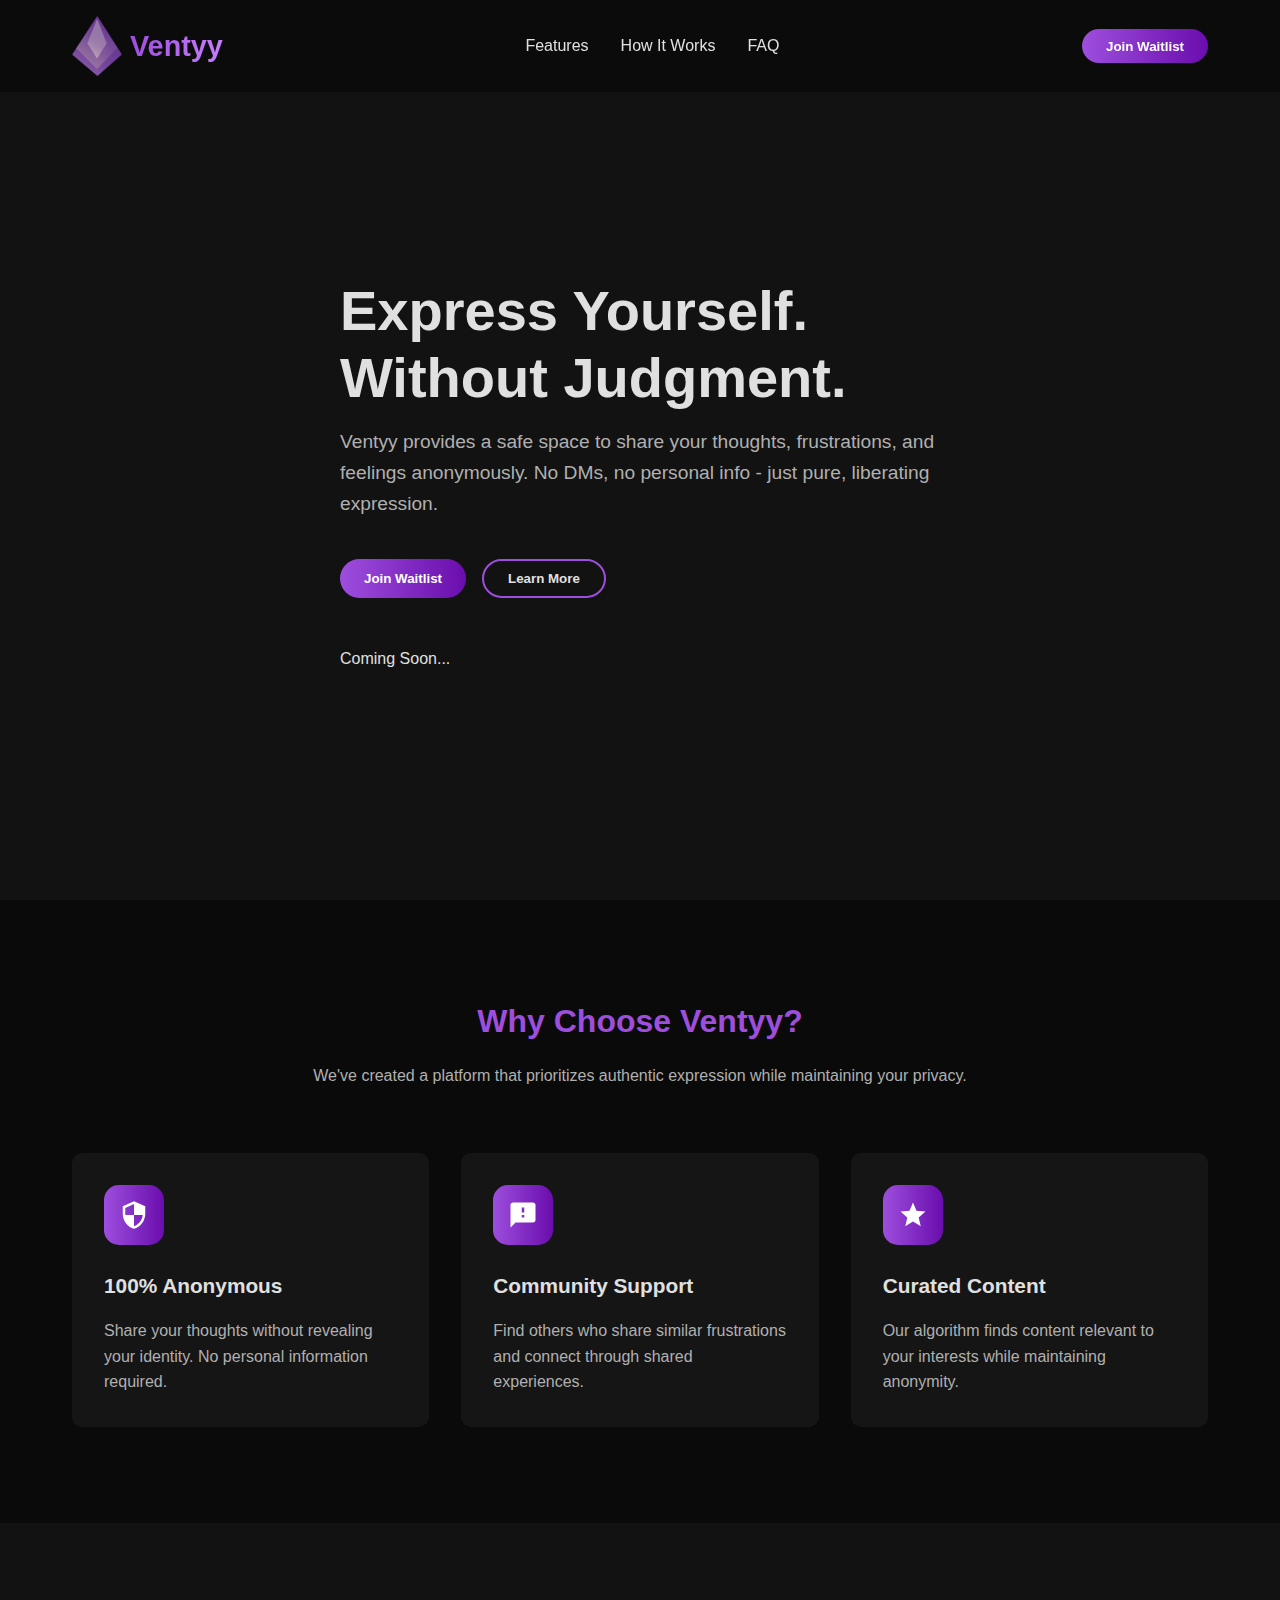
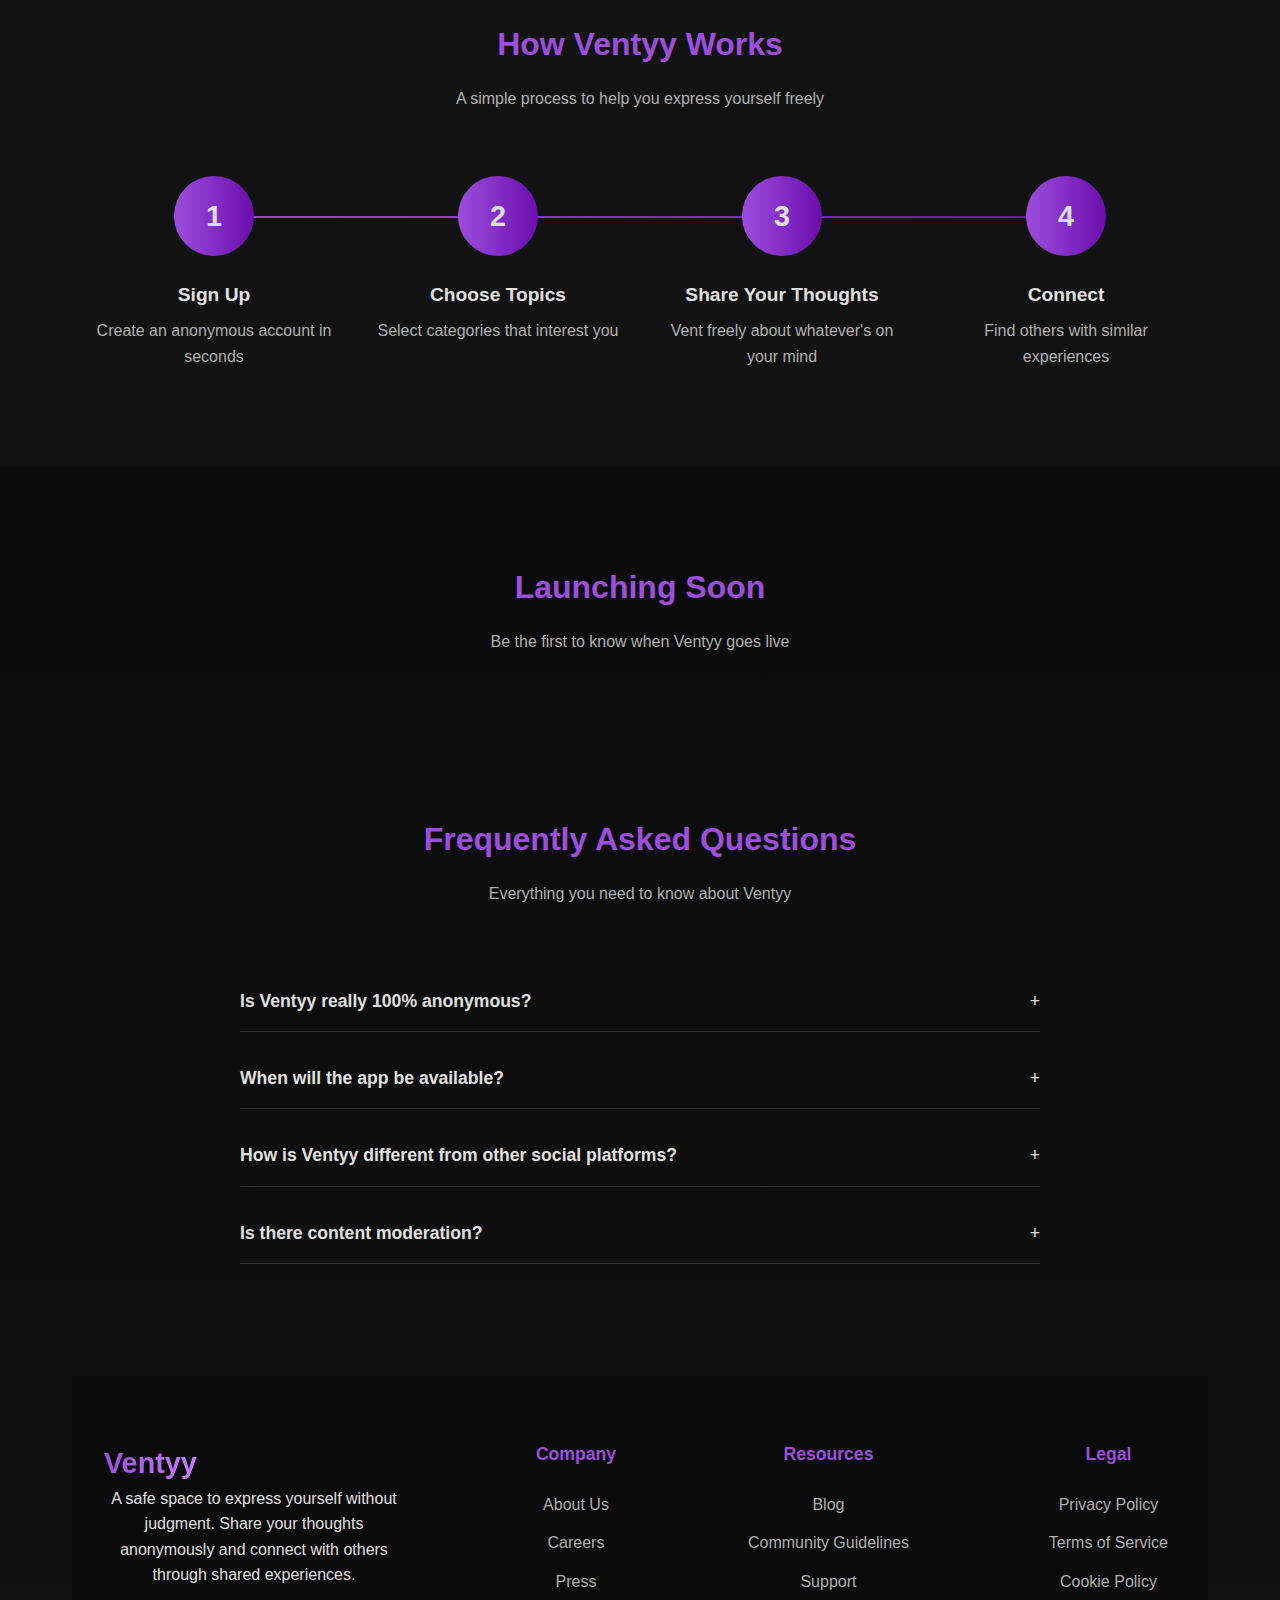
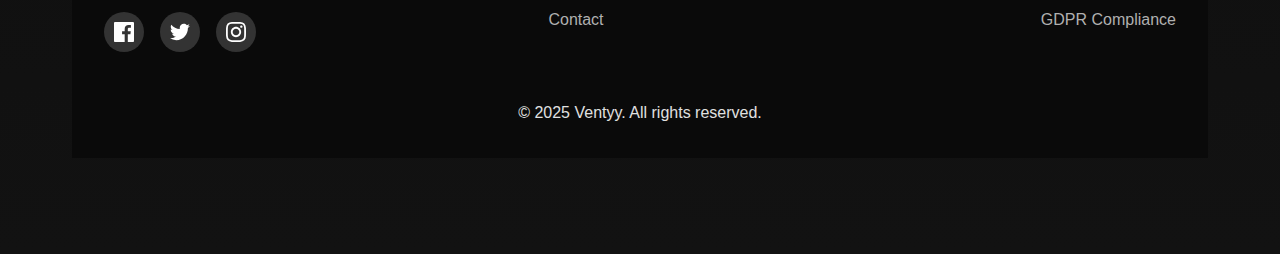
<file: index.html>
<!DOCTYPE html>
<html lang="en">
<head>
    <meta charset="UTF-8">
    <meta name="viewport" content="width=device-width, initial-scale=1.0">
    <title>Ventyy - Express Yourself, Anonymously</title>
    <link rel="stylesheet" href="style.css"> 
</head>
<body>
    <!-- Header -->
    <header>
        <div class="container">
            <nav>
                <div class="logo">
                    <img src = "Logo Refined.png" alt="Ventyy Logo" width="50" height="60">
                    <h1>Ventyy</h1>
                </div>
                <div class="nav-links">
                    <a href="#features">Features</a>
                    <a href="#how-it-works">How It Works</a>
                    <a href="#faq">FAQ</a>
                </div>
                <button class="cta-button">Join Waitlist</button>
            </nav>
        </div>
    </header>

    <!-- Hero Section -->
    <section class="hero">
        <div class="container">
            <div class="hero-content">
                <h2>Express Yourself.<br>Without Judgment.</h2>
                <p>Ventyy provides a safe space to share your thoughts, frustrations, and feelings anonymously. No DMs, no personal info - just pure, liberating expression.</p>
                <div class="hero-buttons">
                    <button class="cta-button">Join Waitlist</button>
                    <button class="secondary-button">Learn More</button>
                </div>
                <div class="coming-soon-tag">
                    <span>Coming Soon...</span>
                </div>
            </div>
           <!-- <div class="hero-graphic">
                <div class="glow"></div>
                <div class="mockup">
                    <img src= alt="Ventyy App Mockup">
                </div>
            </div> -->
        </div>
    </section>

    <!-- Features Section -->
    <section class="features" id="features">
        <div class="container">
            <div class="section-header">
                <h3>Why Choose Ventyy?</h3>
                <p>We've created a platform that prioritizes authentic expression while maintaining your privacy.</p>
            </div>
            <div class="feature-grid">
                <div class="feature-card">
                    <div class="feature-icon">
                        <svg xmlns="http://www.w3.org/2000/svg" viewBox="0 0 24 24">
                            <path d="M12 1L3 5v6c0 5.55 3.84 10.74 9 12 5.16-1.26 9-6.45 9-12V5l-9-4zm0 10.99h7c-.53 4.12-3.28 7.79-7 8.94V12H5V6.3l7-3.11v8.8z" fill="white"/>
                        </svg>
                    </div>
                    <h4>100% Anonymous</h4>
                    <p>Share your thoughts without revealing your identity. No personal information required.</p>
                </div>
                <div class="feature-card">
                    <div class="feature-icon">
                        <svg xmlns="http://www.w3.org/2000/svg" viewBox="0 0 24 24">
                            <path d="M20 2H4c-1.1 0-1.99.9-1.99 2L2 22l4-4h14c1.1 0 2-.9 2-2V4c0-1.1-.9-2-2-2zm-7 12h-2v-2h2v2zm0-4h-2V6h2v4z" fill="white"/>
                        </svg>
                    </div>
                    <h4>Community Support</h4>
                    <p>Find others who share similar frustrations and connect through shared experiences.</p>
                </div>
                <div class="feature-card">
                    <div class="feature-icon">
                        <svg xmlns="http://www.w3.org/2000/svg" viewBox="0 0 24 24">
                            <path d="M12 17.27L18.18 21l-1.64-7.03L22 9.24l-7.19-.61L12 2 9.19 8.63 2 9.24l5.46 4.73L5.82 21z" fill="white"/>
                        </svg>
                    </div>
                    <h4>Curated Content</h4>
                    <p>Our algorithm finds content relevant to your interests while maintaining anonymity.</p>
                </div>
            </div>
        </div>
    </section>

    <!-- How It Works -->
    <section class="how-it-works" id="how-it-works">
        <div class="container">
            <div class="section-header">
                <h3>How Ventyy Works</h3>
                <p>A simple process to help you express yourself freely</p>
            </div>
            <div class="steps">
                <div class="step">
                    <div class="step-number">1</div>
                    <h4>Sign Up</h4>
                    <p>Create an anonymous account in seconds</p>
                </div>
                <div class="step">
                    <div class="step-number">2</div>
                    <h4>Choose Topics</h4>
                    <p>Select categories that interest you</p>
                </div>
                <div class="step">
                    <div class="step-number">3</div>
                    <h4>Share Your Thoughts</h4>
                    <p>Vent freely about whatever's on your mind</p>
                </div>
                <div class="step">
                    <div class="step-number">4</div>
                    <h4>Connect</h4>
                    <p>Find others with similar experiences</p>
                </div>
            </div>
        </div>
    </section>

    <!-- Coming Soon -->
    <section class="coming-soon">
        <div class="container">
            <div class="section-header">
                <h3>Launching Soon</h3>
                <p>Be the first to know when Ventyy goes live</p>
            </div>
 <!--           <div class="countdown">
                <div class="countdown-item">
                    <div class="countdown-number">30</div>
                    <div class="countdown-label">Days</div>
                </div>
                <div class="countdown-item">
                    <div class="countdown-number">12</div>
                    <div class="countdown-label">Hours</div>
                </div>
                <div class="countdown-item">
                    <div class="countdown-number">45</div>
                    <div class="countdown-label">Minutes</div>
                </div>
                <div class="countdown-item">
                    <div class="countdown-number">22</div>
                    <div class="countdown-label">Seconds</div>
                </div> 
            </div>
            <div class="notification-form">
                <input type="email" class="notification-input" placeholder="Enter your email address">
                <button class="cta-button">Notify Me</button>
            </div>
        </div>
    </section>

    <!-- FAQ Section -->
    <section class="faq" id="faq">
        <div class="container">
            <div class="section-header">
                <h3>Frequently Asked Questions</h3>
                <p>Everything you need to know about Ventyy</p>
            </div>
            <div class="accordion">
                <div class="accordion-item">
                    <div class="accordion-title">
                        <h4>Is Ventyy really 100% anonymous?</h4>
                        <span>+</span>
                    </div>
                    <div class="accordion-content">
                        <p>Yes! We've built Ventyy with privacy as our top priority. We don't collect any personal information that could identify you. Your thoughts remain yours alone.</p>
                    </div>
                </div>
                <div class="accordion-item">
                    <div class="accordion-title">
                        <h4>When will the app be available?</h4>
                        <span>+</span>
                    </div>
                    <div class="accordion-content">
                        <p>We're launching Ventyy in the next few weeks. Join our waitlist to be notified as soon as it's available on both iOS and Android platforms.</p>
                    </div>
                </div>
                <div class="accordion-item">
                    <div class="accordion-title">
                        <h4>How is Ventyy different from other social platforms?</h4>
                        <span>+</span>
                    </div>
                    <div class="accordion-content">
                        <p>Unlike traditional social media, Ventyy focuses on authentic expression without the pressure of building a personal brand. We've removed direct messaging to create a safer environment focused on community support rather than individual connections.</p>
                    </div>
                </div>
                <div class="accordion-item">
                    <div class="accordion-title">
                        <h4>Is there content moderation?</h4>
                        <span>+</span>
                    </div>
                    <div class="accordion-content">
                        <p>While we encourage free expression, we do have community guidelines and moderation systems in place to prevent harmful content and ensure Ventyy remains a supportive space for everyone.</p>
                    </div>
                </div>
            </div>
        </div>
    </section>

    <!-- Footer -->
    <footer>
        <div class="container">
            <div class="footer-content">
                <div class="footer-brand">
                    <div class="logo">
                        <h1>Ventyy</h1>
                    </div>
                    <p>A safe space to express yourself without judgment. Share your thoughts anonymously and connect with others through shared experiences.</p>
                    <div class="social-links">
                        <a href="#" class="social-icon">
                            <svg xmlns="http://www.w3.org/2000/svg" viewBox="0 0 24 24">
                                <path d="M22.675 0h-21.35c-.732 0-1.325.593-1.325 1.325v21.351c0 .731.593 1.324 1.325 1.324h11.495v-9.294h-3.128v-3.622h3.128v-2.671c0-3.1 1.893-4.788 4.659-4.788 1.325 0 2.463.099 2.795.143v3.24l-1.918.001c-1.504 0-1.795.715-1.795 1.763v2.313h3.587l-.467 3.622h-3.12v9.293h6.116c.73 0 1.323-.593 1.323-1.325v-21.35c0-.732-.593-1.325-1.325-1.325z" fill="white"/>
                            </svg>
                        </a>
                        <a href="#" class="social-icon">
                            <svg xmlns="http://www.w3.org/2000/svg" viewBox="0 0 24 24">
                                <path d="M23.953 4.57a10 10 0 01-2.825.775 4.958 4.958 0 002.163-2.723 10.038 10.038 0 01-3.127 1.184c-.9-.96-2.18-1.56-3.594-1.56-2.723 0-4.93 2.206-4.93 4.93 0 .386.043.762.128 1.124-4.096-.209-7.744-2.165-10.19-5.145a4.927 4.927 0 00-.667 2.48c0 1.71.87 3.213 2.188 4.098a4.883 4.883 0 01-2.228-.618v.063c0 2.386 1.693 4.383 3.95 4.835-.414.115-.85.174-1.3.174-.318 0-.626-.03-.931-.087a4.935 4.935 0 004.604 3.417 9.9 9.9 0 01-6.102 2.105c-.398 0-.79-.023-1.175-.07a13.87 13.87 0 007.548 2.212c9.057 0 14.012-7.502 14.012-14.012 0-.216-.005-.428-.015-.642a9.96 9.96 0 002.46-2.548l-.047-.02z" fill="white"/>
                            </svg>
                        </a>
                        <a href="https://www.instagram.com/official.ventyy/" class="social-icon">
                            <svg xmlns="http://www.w3.org/2000/svg" viewBox="0 0 24 24">
                                <path d="M12 2.163c3.204 0 3.584.012 4.85.07 3.252.148 4.771 1.691 4.919 4.919.058 1.265.069 1.645.069 4.849 0 3.205-.012 3.584-.069 4.849-.149 3.225-1.664 4.771-4.919 4.919-1.266.058-1.644.07-4.85.07-3.204 0-3.584-.012-4.849-.07-3.26-.149-4.771-1.699-4.919-4.92-.058-1.265-.07-1.644-.07-4.849 0-3.204.013-3.583.07-4.849.149-3.227 1.664-4.771 4.919-4.919 1.266-.057 1.645-.069 4.849-.069zm0-2.163c-3.259 0-3.667.014-4.947.072-4.358.2-6.78 2.618-6.98 6.98-.059 1.281-.073 1.689-.073 4.948 0 3.259.014 3.668.072 4.948.2 4.358 2.618 6.78 6.98 6.98 1.281.058 1.689.072 4.948.072 3.259 0 3.668-.014 4.948-.072 4.354-.2 6.782-2.618 6.979-6.98.059-1.28.073-1.689.073-4.948 0-3.259-.014-3.667-.072-4.947-.196-4.354-2.617-6.78-6.979-6.98-1.281-.059-1.69-.073-4.949-.073zm0 5.838c-3.403 0-6.162 2.759-6.162 6.162s2.759 6.163 6.162 6.163 6.162-2.759 6.162-6.163c0-3.403-2.759-6.162-6.162-6.162zm0 10.162c-2.209 0-4-1.79-4-4 0-2.209 1.791-4 4-4s4 1.791 4 4c0 2.21-1.791 4-4 4zm6.406-11.845c-.796 0-1.441.645-1.441 1.44s.645 1.44 1.441 1.44c.795 0 1.439-.645 1.439-1.44s-.644-1.44-1.439-1.44z" fill="white"/>
                            </svg>
                        </a>
                    </div>
                </div>
                <div class="footer-links">
                    <h5>Company</h5>
                    <ul>
                        <li><a href="#">About Us</a></li>
                        <li><a href="#">Careers</a></li>
                        <li><a href="#">Press</a></li>
                        <li><a href="#">Contact</a></li>
                    </ul>
                </div>
                <div class="footer-links">
                    <h5>Resources</h5>
                    <ul>
                        <li><a href="#">Blog</a></li>
                        <li><a href="#">Community Guidelines</a></li>
                        <li><a href="#">Support</a></li>
                    </ul>
                </div>
                <div class="footer-links">
                    <h5>Legal</h5>
                              <ul>
                        <li><a href="#">Privacy Policy</a></li>
                        <li><a href="#">Terms of Service</a></li>
                        <li><a href="#">Cookie Policy</a></li>
                        <li><a href="#">GDPR Compliance</a></li>
                    </ul>
                </div>
            </div>
            <div class="footer-bottom">
                <p>&copy; 2025 Ventyy. All rights reserved.</p>
        <!--    <div class="app-download">
                    <a href="#" class="app-button">
                        <img src="path/to/app-store.png" alt="Download on App Store">
                    </a>
                    <a href="#" class="app-button">
                        <img src="path/to/google-play.png" alt="Get it on Google Play">
                    </a>
                </div> -->
            </div>
        </div>
    </footer> 
</body>
</html>
</file>
<file: style.css>
:root {
            --primary: #9d4edd;
            --primary-dark: #6a0dad;
            --dark: #121212;
            --darker: #0a0a0a;
            --light: #e0e0e0;
            --gray: #333333;
        }
        
        * {
            margin: 0;
            padding: 0;
            box-sizing: border-box;
            font-family: 'Inter', -apple-system, BlinkMacSystemFont, 'Segoe UI', Roboto, Oxygen, Ubuntu, Cantarell, sans-serif;
        }
        
        body {
            background-color: var(--dark);
            color: var(--light);
            line-height: 1.6;
        }
        
        .container {
            max-width: 1200px;
            margin: 0 auto;
            padding: 0 2rem;
        }
        
        /* Header */
        header {
            background-color: rgba(10, 10, 10, 0.8);
            backdrop-filter: blur(10px);
            position: fixed;
            width: 100%;
            z-index: 1000;
            padding: 1rem 0;
        }
        
        nav {
            display: flex;
            justify-content: space-between;
            align-items: center;
        }
        
        .logo {
            display: flex;
            align-items: center;
            gap: 0.5rem;
        }
        
        .logo h1 {
            font-size: 1.8rem;
            font-weight: 700;
            background: linear-gradient(90deg, var(--primary) 0%, #c77dff 100%);
            -webkit-background-clip: text;
            -webkit-text-fill-color: transparent;
            background-clip: text;
        }
        
        .nav-links {
            display: flex;
            gap: 2rem;
        }
        
        .nav-links a {
            color: var(--light);
            text-decoration: none;
            font-weight: 500;
            font-size: 1rem;
            transition: color 0.3s;
        }
        
        .nav-links a:hover {
            color: var(--primary);
        }
        
        .cta-button {
            background: linear-gradient(90deg, var(--primary) 0%, var(--primary-dark) 100%);
            color: white;
            border: none;
            padding: 0.6rem 1.5rem;
            border-radius: 50px;
            font-weight: 600;
            cursor: pointer;
            transition: transform 0.3s, box-shadow 0.3s;
        }
        
        .cta-button:hover {
            transform: translateY(-2px);
            box-shadow: 0 5px 15px #6a0dad66;
        }
        
        /* Hero Section */
        .hero {
            min-height: 100vh;
            display: flex;
            align-items: center;
            position: relative;
            overflow: hidden;
        }
        
        .hero-content {
            padding: 8rem 0 5rem;
            position: relative;
            z-index: 1;
        }
        
        .hero h2 {
            font-size: 3.5rem;
            font-weight: 800;
            margin-bottom: 1rem;
            line-height: 1.2;
        }
        
        .hero p {
            font-size: 1.2rem;
            margin-bottom: 2.5rem;
            max-width: 600px;
            color: #b0b0b0;
        }
        
        .hero-buttons {
            display: flex;
            gap: 1rem;
            margin-bottom: 3rem;
        }
        
        .secondary-button {
            background: transparent;
            color: var(--light);
            border: 2px solid var(--primary);
            padding: 0.6rem 1.5rem;
            border-radius: 50px;
            font-weight: 600;
            cursor: pointer;
            transition: background 0.3s, color 0.3s;
        }
        
        .secondary-button:hover {
            background: rgba(157, 78, 221, 0.1);
        }
        
        .hero-graphic {
            position: absolute;
            right: 0;
            top: 50%;
            transform: translateY(-50%);
            width: 40%;
            display: flex;
            justify-content: center;
            align-items: center;
        }
        
        .mockup {
            width: 100%;
            max-width: 400px;
            position: relative;
            z-index: 1;
        }
        
        .glow {
            position: absolute;
            width: 400px;
            height: 400px;
            background: radial-gradient(circle, rgba(157, 78, 221, 0.4) 0%, rgba(10, 10, 10, 0) 70%);
            border-radius: 50%;
            z-index: 0;
        }
        
        /* Features Section */
        .features {
            padding: 6rem 0;
            background-color: var(--darker);
        }
        
        .section-header {
            text-align: center;
            margin-bottom: 4rem;
        }
        
        .section-header h3 {
            font-size: 2rem;
            color: var(--primary);
            margin-bottom: 1rem;
        }
        
        .section-header p {
            max-width: 700px;
            margin: 0 auto;
            color: #b0b0b0;
        }
        
        .feature-grid {
            display: grid;
            grid-template-columns: repeat(auto-fit, minmax(300px, 1fr));
            gap: 2rem;
        }
        
        .feature-card {
            background-color: rgba(51, 51, 51, 0.3);
            border-radius: 10px;
            padding: 2rem;
            transition: transform 0.3s, box-shadow 0.3s;
        }
        
        .feature-card:hover {
            transform: translateY(-5px);
            box-shadow: 0 10px 20px rgba(0, 0, 0, 0.2);
        }
        
        .feature-icon {
            background: linear-gradient(90deg, var(--primary) 0%, var(--primary-dark) 100%);
            width: 60px;
            height: 60px;
            border-radius: 15px;
            display: flex;
            align-items: center;
            justify-content: center;
            margin-bottom: 1.5rem;
        }
        
        .feature-icon svg {
            width: 30px;
            height: 30px;
            fill: white;
        }
        
        .feature-card h4 {
            font-size: 1.3rem;
            margin-bottom: 1rem;
        }
        
        .feature-card p {
            color: #b0b0b0;
        }
        
        /* How It Works */
        .how-it-works {
            padding: 6rem 0;
        }
        
        .steps {
            display: flex;
            justify-content: space-between;
            margin-top: 4rem;
            position: relative;
        }
        
        .steps::before {
            content: '';
            position: absolute;
            top: 40px;
            left: 10%;
            width: 80%;
            height: 2px;
            background: linear-gradient(90deg, var(--primary) 0%, var(--primary-dark) 100%);
            z-index: 0;
        }
        
        .step {
            text-align: center;
            position: relative;
            z-index: 1;
            width: 25%;
        }
        
        .step-number {
            background: linear-gradient(90deg, var(--primary) 0%, var(--primary-dark) 100%);
            width: 80px;
            height: 80px;
            border-radius: 50%;
            display: flex;
            align-items: center;
            justify-content: center;
            margin: 0 auto 1.5rem;
            font-size: 1.8rem;
            font-weight: 700;
        }
        
        .step h4 {
            margin-bottom: 0.5rem;
            font-size: 1.2rem;
        }
        
        .step p {
            color: #b0b0b0;
            padding: 0 1rem;
        }
        
        /* Coming Soon */
        .coming-soon {
            padding: 6rem 0;
            background: linear-gradient(180deg, var(--darker) 0%, var(--dark) 100%);
            text-align: center;
        }
        
        .countdown {
            display: flex;
            justify-content: center;
            gap: 2rem;
            margin: 3rem 0;
        }
        
        .countdown-item {
            display: flex;
            flex-direction: column;
            align-items: center;
        }
        
        .countdown-number {
            font-size: 3rem;
            font-weight: 700;
            background: linear-gradient(90deg, var(--primary) 0%, #c77dff 100%);
            -webkit-background-clip: text;
            -webkit-text-fill-color: transparent;
            background-clip: text;
            margin-bottom: 0.5rem;
        }
        
        .countdown-label {
            color: #b0b0b0;
            font-size: 0.9rem;
            text-transform: uppercase;
            letter-spacing: 1px;
        }
        
        .notification-form {
            max-width: 500px;
            margin: 0 auto;
            display: flex;
            gap: 1rem;
        }
        
        .notification-input {
            flex-grow: 1;
            padding: 0.8rem 1.5rem;
            border-radius: 50px;
            border: none;
            background-color: var(--gray);
            color: var(--light);
            outline: none;
            transition: box-shadow 0.3s;
        }
        
        .notification-input:focus {
            box-shadow: 0 0 0 2px var(--primary);
        }
        
        /* FAQ Section */
        .faq {
            padding: 6rem 0;
        }
        
        .accordion {
            max-width: 800px;
            margin: 3rem auto 0;
        }
        
        .accordion-item {
            border-bottom: 1px solid var(--gray);
            margin-bottom: 1rem;
        }
        
        .accordion-title {
            padding: 1rem 0;
            display: flex;
            justify-content: space-between;
            align-items: center;
            cursor: pointer;
            font-size: 1.1rem;
            font-weight: 500;
        }
        
        .accordion-content {
            padding: 0 0 1rem;
            color: #b0b0b0;
            display: none;
        }
        
        .accordion-item.active .accordion-content {
            display: block;
        }
        
        /* Footer */
        footer {
            background-color: var(--darker);
            padding: 4rem 0 2rem;
        }
        
        .footer-content {
            display: flex;
            justify-content: space-between;
            flex-wrap: wrap;
            gap: 2rem;
            margin-bottom: 3rem;
        }
        
        .footer-brand {
            max-width: 300px;
        }
        
        .footer-links h5 {
            margin-bottom: 1.5rem;
            font-size: 1.1rem;
            color: var(--primary);
        }
        
        .footer-links ul {
            list-style: none;
        }
        
        .footer-links li {
            margin-bottom: 0.8rem;
        }
        
        .footer-links a {
            color: #b0b0b0;
            text-decoration: none;
            transition: color 0.3s;
        }
        
        .footer-links a:hover {
            color: var(--primary);
        }
        
        .social-links {
            display: flex;
            gap: 1rem;
            margin-top: 1.5rem;
        }
        
        .social-icon {
            width: 40px;
            height: 40px;
            border-radius: 50%;
            background-color: var(--gray);
            display: flex;
            align-items: center;
            justify-content: center;
            transition: background-color 0.3s;
        }
        
        .social-icon:hover {
            background-color: var(--primary);
        }
        
        .social-icon svg {
            width: 20px;
            height: 20px;
            fill: white;
        }
        
        .copyright {
            text-align: center;
            padding-top: 2rem;
            border-top: 1px solid var(--gray);
            color: #b0b0b0;
            font-size: 0.9rem;
        }
        
        /* Responsive Design */
        @media (max-width: 992px) {
            .hero-graphic {
                opacity: 0.4;
            }
            
            .steps::before {
                display: none;
            }
            
            .steps {
                flex-direction: column;
                gap: 3rem;
            }
            
            .step {
                width: 100%;
            }
        }
        
        @media (max-width: 768px) {
            .nav-links {
                display: none;
            }
            
            .hero h2 {
                font-size: 2.5rem;
            }
            
            .countdown {
                gap: 1rem;
            }
            
            .countdown-number {
                font-size: 2rem;
            }
            
            .feature-grid {
                grid-template-columns: 1fr;
            }
        }
</file>
